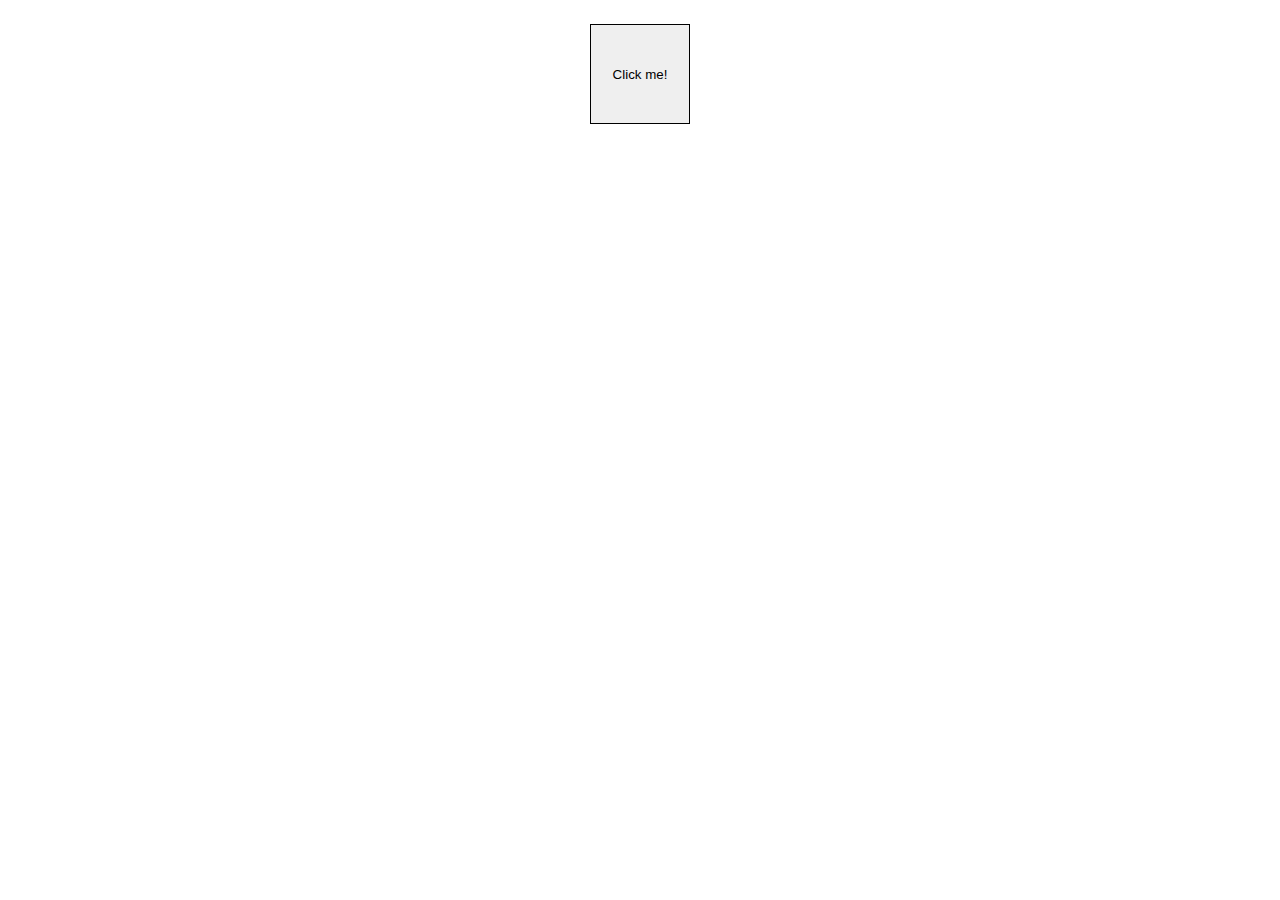
<file: clicker.html>
<!DOCTYPE html>
<html>
<head>
    <style>
        #clicker{
            margin: auto;
            border: 1px solid black;
            color: black;
            height: 100px;
            width: 100px;
        }
        .container{
            display: flex;
            flex-direction: column;
            align-items: center;
        }
        #store{
            display: none;
        }
    </style>
    <script src="clicker.js"></script>
</head>
<body>
<div class="container">
<p><button onclick="clickCounter()" id="clicker" type="button">Click me!</button></p>
<div id="result"></div>
    <div id="multiplier"></div>
    <div id="store">
        <div class="item"><input type="radio" id="autoclick" onclick="autoclick(0)">Autoclick costs 100</input></div>
        <div class="item"><button id="fasterClick" onclick="fasterClick(150, 100)">Faster Click (Autoclick slightly faster) costs 150</button></div>
        <div class="item"><button id="increaseMultiplier" onclick="increaseMultiplier()">Clicks count for 1 more. Cost - 300</button></div>
    </div>
</div>
</body>
</html>
</file>
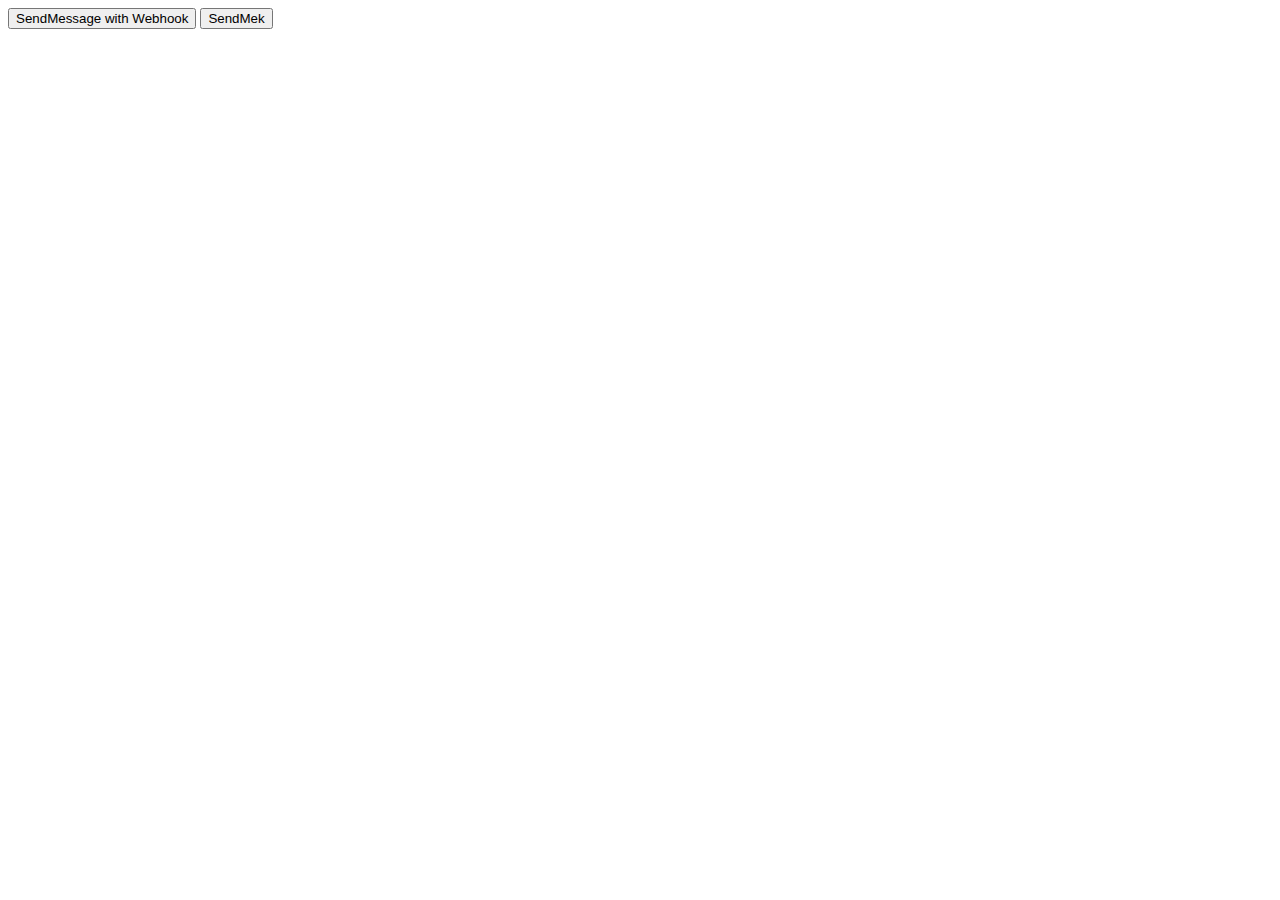
<file: menuTest.html>
<!DOCTYPE html>
<html lang="en">
<head>
    <meta charset="UTF-8">
    <title>Example</title>

    <script
            src="https://code.jquery.com/jquery-3.3.1.min.js"
            integrity="sha256-FgpCb/KJQlLNfOu91ta32o/NMZxltwRo8QtmkMRdAu8="
            crossorigin="anonymous"></script>
</head>
<body>
<button id="webhookButton">SendMessage with Webhook</button>
<button onclick="loadDoc()">SendMek</button>
</body>
<script>
    const button = document.getElementById('webhookButton');

    button.addEventListener('click', async _ => {
        try {
            const response = await fetch('https://hooks.slack.com/services/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', {
                method: 'post',
                headers: {
                    'Accept': 'application/json'
                },
                body: {
                    "text" : "Sent from browser using webhooks"
                }
            });
            console.log('Completed!', response);
        } catch(err) {
            console.error(`Error: ${err}`);
        }
    });

    function loadDoc() {
        $.ajax({
            url: "https://hooks.slack.com/services/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",
            data: '{"text": "Hello world"}',
            type: "POST"
        })
            .done(function (reply) {
                console.log("POST to Slack succeeded")
            })
            .fail(function (xhr, status, errorThrown) {
                console.log("Error in POST to Slack: " + errorThrown.toString())
            })
    }
</script>
</html>
</file>
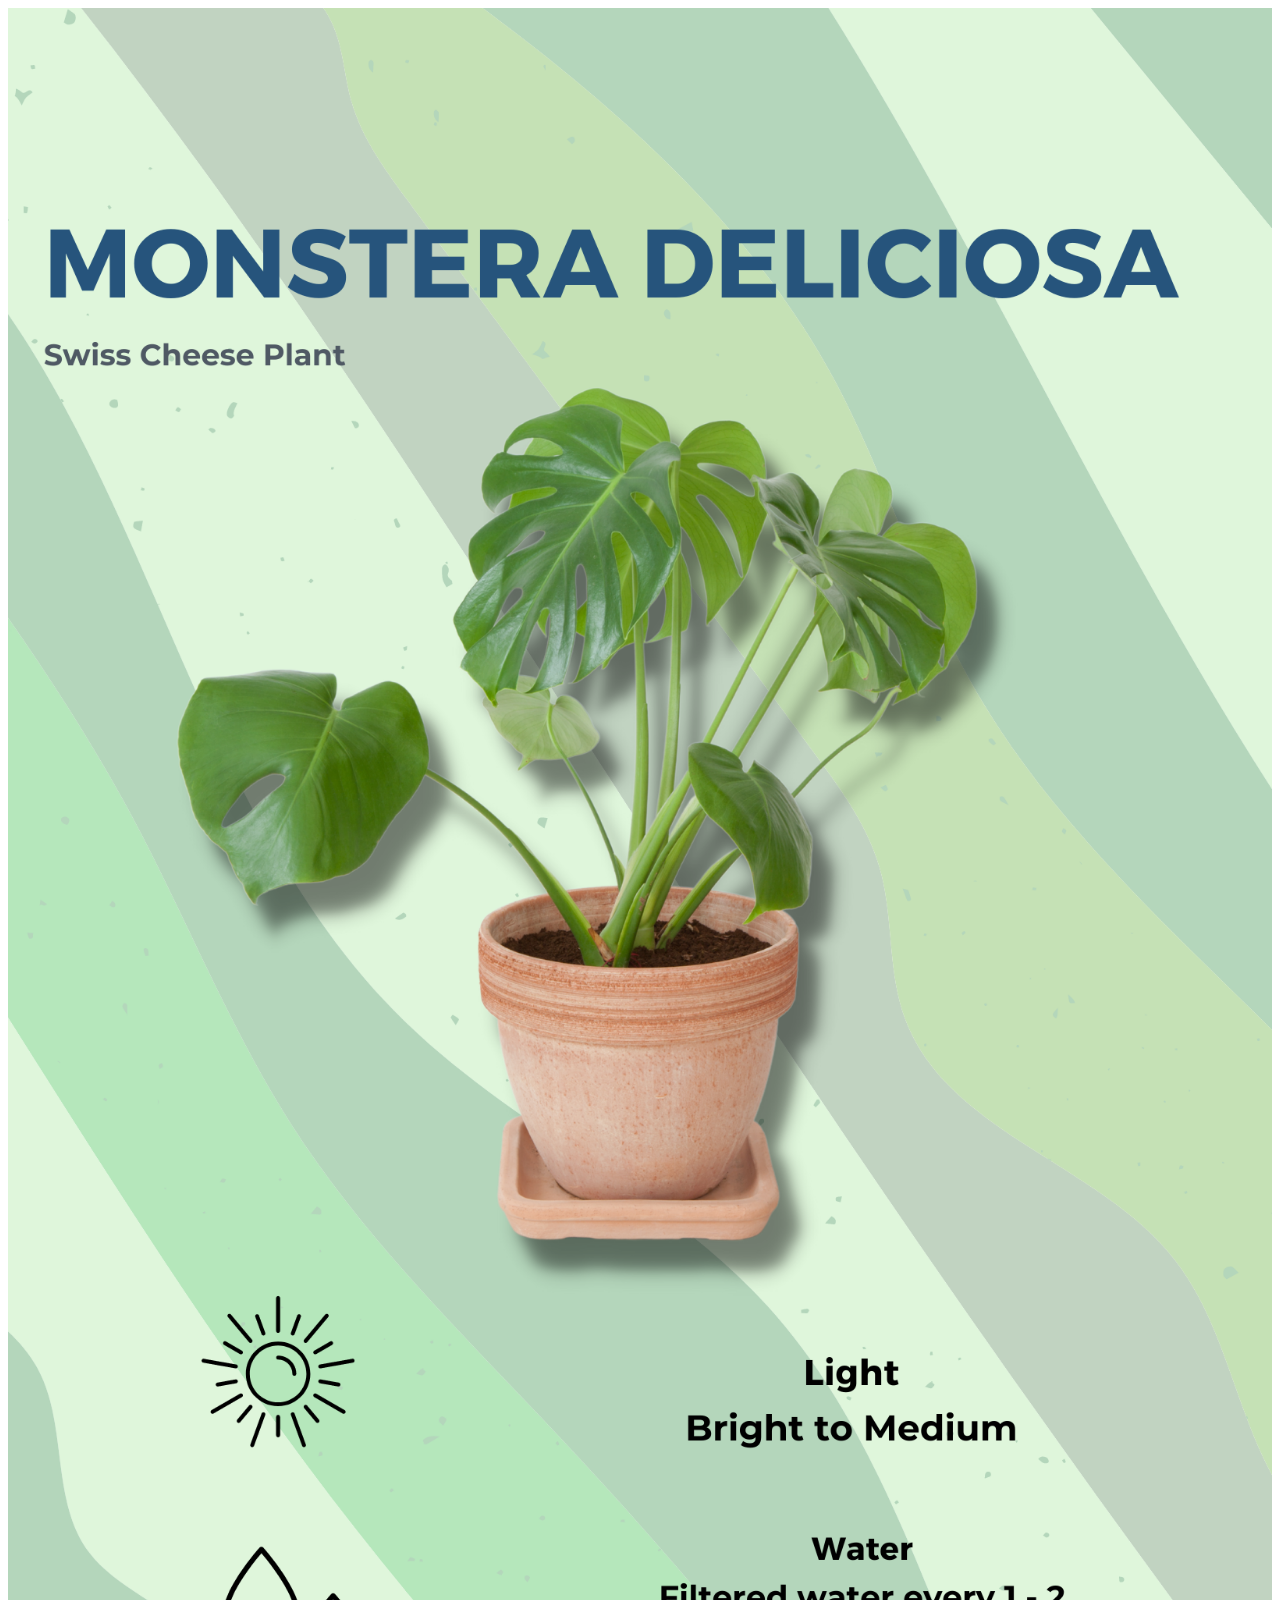
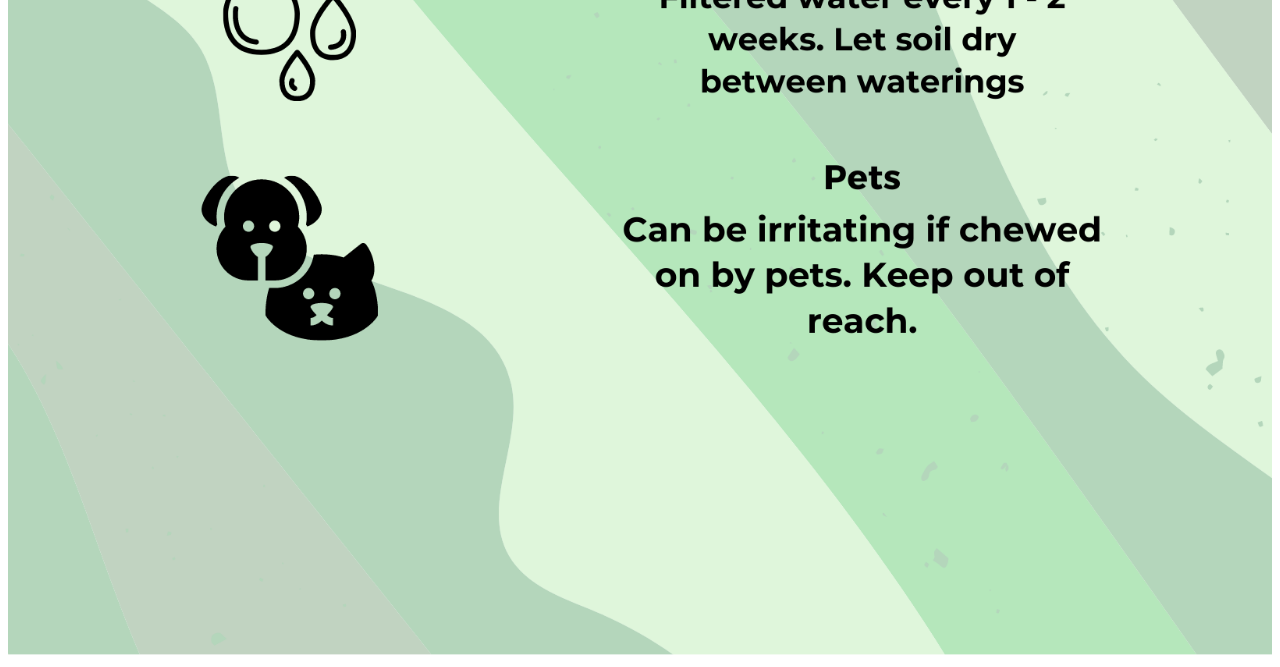
<file: MonsteraDeliciosa.html>
<!DOCTYPE html>
<html lang="en" >

<head>
    <meta charset="UTF-8">
    <meta name="viewport" content="width=device-width, initial-scale=1, shrink-to-fit=no">
    <title>Monstera Deliciosa</title>

</head>

<body>
<img src="images/Copy%20of%20monstera%20deliciosa.png" height="auto" width="100%"/>

</body>

</html>
</file>
